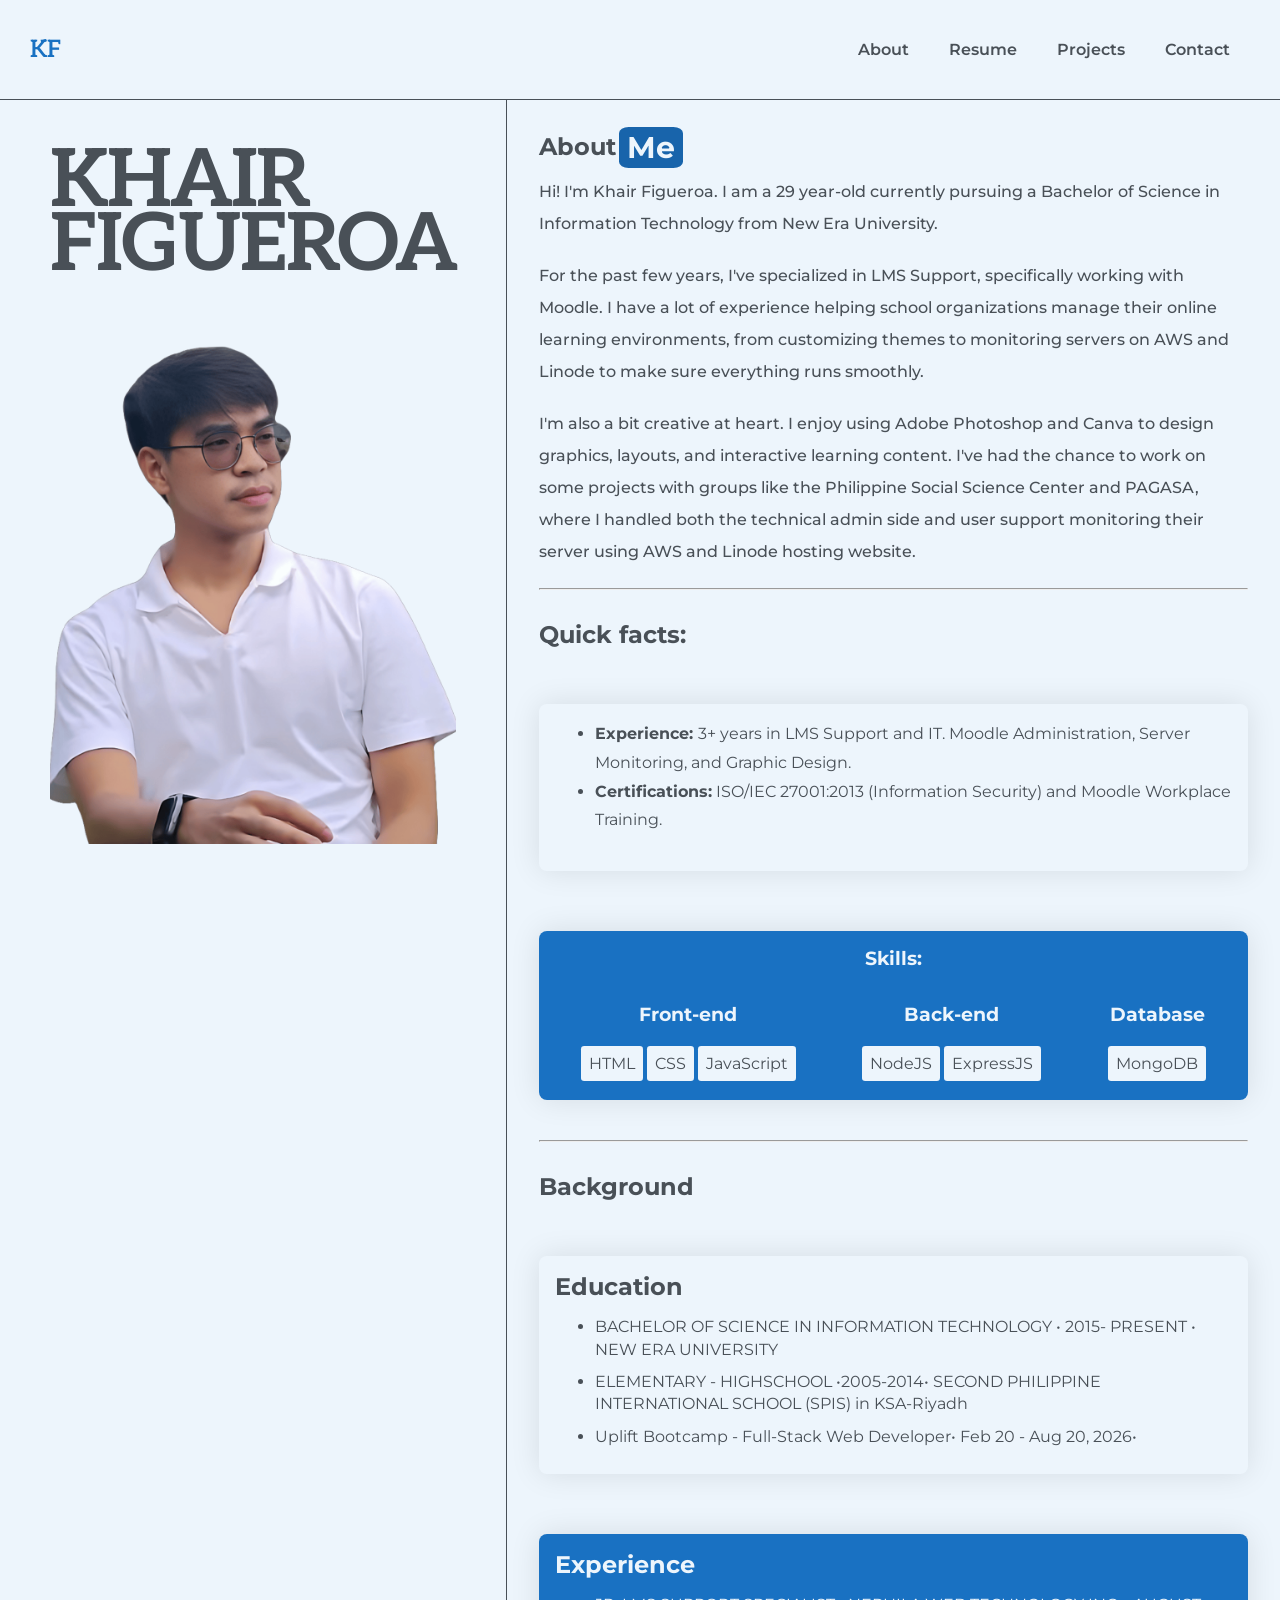
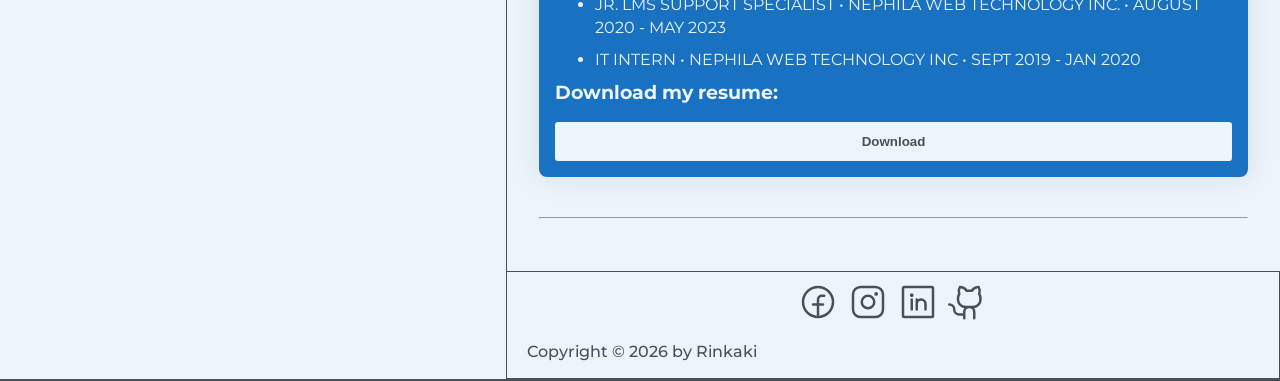
<file: index.html>
<!doctype html>
<html lang="en">
  <head>
    <meta charset="UTF-8" />
    <meta name="viewport" content="width=device-width, initial-scale=1.0" />
    <script src="./asset/hamburger.js"></script>
    <link href="./asset/styles.css" rel="stylesheet" />
    <title>Rinkaki</title>
  </head>
  <body>
    <div class="container">
      <header class="main-header">
        <a class="logo" href="/" alt="KF Letter Logo">kf</a>

        <nav>
          <!-- prettier-ignore -->
          <div class="side-bar">
            <button type="button" class="close-button" onclick="hideSidebar()" aria-label="Close Menu">
              <svg 
                xmlns="http://www.w3.org/2000/svg" 
                height="24px" 
                viewBox="0 -960 960 960" 
                width="24px" 
                fill="#495057">
                <path d="m256-200-56-56 224-224-224-224 56-56 224 224 224-224 56 56-224 224 224 224-56 56-224-224-224 224Z"/>
              </svg>
            </button>
            <a class="logo" href="/" alt="KF Letter Logo">kf</a>
            <a href="#about">About</a>
            <a href="#resume">Resume</a>
            <a href="./projects.html">Projects</a>
            <a href="./contact.html">Contact</a>
          </div>

          <!-- prettier-ignore -->
          <div class="nav-menu">
            <a class="hide-on-mobile" href="#about">About</a>
            <a class="hide-on-mobile" href="#resume">Resume</a>
            <a class="hide-on-mobile" href="./projects.html">Projects</a>
            <a class="hide-on-mobile" href="./contact.html">Contact</a>
            <button class="menu-button" onclick="showSidebar()" aria-label="Open Menu">
              <svg 
                xmlns="http://www.w3.org/2000/svg" 
                height="24"
                width="24"  
                viewBox="0 -960 960 960" 
                fill="#495057">
              <path d="M120-240v-80h720v80H120Zm0-200v-80h720v80H120Zm0-200v-80h720v80H120Z"/>
              </svg>
            </button>
          </div>
        </nav>
      </header>
      <main class="body-container">
        <div class="main-container">
          <div class="left-container">
            <h1>
              Khair
              <br />
              Figueroa
            </h1>
            <img
              src="./asset/img/Khair.png"
              alt="Khair Figueroa"
              class="img-format"
            />
          </div>
          <div class="content">
            <div id="about">
              <h2 class="about-design">About</h2>
              <p>
                Hi! I'm Khair Figueroa. I am a 29 year-old currently pursuing a
                Bachelor of Science in Information Technology from New Era
                University.
              </p>
              <p>
                For the past few years, I've specialized in LMS Support,
                specifically working with Moodle. I have a lot of experience
                helping school organizations manage their online learning
                environments, from customizing themes to monitoring servers on
                AWS and Linode to make sure everything runs smoothly.
              </p>
              <p>
                I'm also a bit creative at heart. I enjoy using Adobe Photoshop
                and Canva to design graphics, layouts, and interactive learning
                content. I've had the chance to work on some projects with
                groups like the Philippine Social Science Center and PAGASA,
                where I handled both the technical admin side and user support
                monitoring their server using AWS and Linode hosting website.
              </p>

              <hr />
            </div>
            <section>
              <div class="resume-container">
                <h2>Quick facts:</h2>
                <div class="box">
                  <ul class="facts">
                    <li>
                      <strong>Experience: </strong>3+ years in LMS Support and
                      IT. Moodle Administration, Server Monitoring, and Graphic
                      Design.
                    </li>
                    <li>
                      <strong>Certifications:</strong> ISO/IEC 27001:2013
                      (Information Security) and Moodle Workplace Training.
                    </li>
                  </ul>
                </div>

                <div class="box-skills box-exp">
                  <h3 class="box-child">Skills:</h3>
                  <div class="box-items">
                    <h3>Front-end</h3>
                    <span class="skills">HTML</span>
                    <span class="skills">CSS</span>
                    <span class="skills">JavaScript</span>
                  </div>

                  <div class="box-items">
                    <h3>Back-end</h3>
                    <span class="skills">NodeJS</span>
                    <span class="skills">ExpressJS</span>
                  </div>

                  <div class="box-items">
                    <h3>Database</h3>
                    <span class="skills">MongoDB</span>
                  </div>
                </div>
              </div>
              <hr />
            </section>

            <section>
              <div id="resume" class="resume-container">
                <h2>Background</h2>
                <div class="box">
                  <h2 class="edu">Education</h2>
                  <ul class="box-list">
                    <li>
                      BACHELOR OF SCIENCE IN INFORMATION TECHNOLOGY • 2015-
                      PRESENT • NEW ERA UNIVERSITY
                    </li>

                    <li>
                      ELEMENTARY - HIGHSCHOOL •2005-2014• SECOND PHILIPPINE
                      INTERNATIONAL SCHOOL (SPIS) in KSA-Riyadh
                    </li>
                    <li>
                      Uplift Bootcamp - Full-Stack Web Developer• Feb 20 - Aug
                      20, 2026•
                    </li>
                  </ul>
                </div>
                <div class="box box-exp">
                  <h2 class="edu">Experience</h2>
                  <ul class="box-list">
                    <li>
                      JR. LMS SUPPORT SPECIALIST • NEPHILA WEB TECHNOLOGY INC. •
                      AUGUST 2020 - MAY 2023
                    </li>

                    <li>
                      IT INTERN • NEPHILA WEB TECHNOLOGY INC • SEPT 2019 - JAN
                      2020
                    </li>
                  </ul>
                  <h3>Download my resume:</h3>
                  <a href="./asset/Khair Figueroa - resume.pdf" target="_blank">
                    <button class="resume-btn" alt="Download button">
                      Download
                    </button>
                  </a>
                </div>
              </div>
              <hr />
            </section>
          </div>

          <footer>
            <div class="social">
              <div>
                <a
                  href="https://www.facebook.com/figueroa.kerr/"
                  target="_blank"
                  alt="facebook Icon"
                >
                  <svg
                    xmlns="http://www.w3.org/2000/svg"
                    width="40"
                    height="40"
                    fill="#495057"
                    viewBox="0 0 256 256"
                    class="social-link"
                    alt="facebook Icon"
                  >
                    <path
                      d="M128,24A104,104,0,1,0,232,128,104.11,104.11,0,0,0,128,24Zm8,191.63V152h24a8,8,0,0,0,0-16H136V112a16,16,0,0,1,16-16h16a8,8,0,0,0,0-16H152a32,32,0,0,0-32,32v24H96a8,8,0,0,0,0,16h24v63.63a88,88,0,1,1,16,0Z"
                    ></path>
                  </svg>
                </a>
              </div>
              <div>
                <a
                  href="https://www.instagram.com/khair.23/"
                  target="_blank"
                  alt="Instagram Icon"
                >
                  <svg
                    xmlns="http://www.w3.org/2000/svg"
                    width="40"
                    height="40"
                    fill="#495057"
                    viewBox="0 0 256 256"
                    class="social-link"
                    alt="Instagram Icon"
                  >
                    <path
                      d="M128,80a48,48,0,1,0,48,48A48.05,48.05,0,0,0,128,80Zm0,80a32,32,0,1,1,32-32A32,32,0,0,1,128,160ZM176,24H80A56.06,56.06,0,0,0,24,80v96a56.06,56.06,0,0,0,56,56h96a56.06,56.06,0,0,0,56-56V80A56.06,56.06,0,0,0,176,24Zm40,152a40,40,0,0,1-40,40H80a40,40,0,0,1-40-40V80A40,40,0,0,1,80,40h96a40,40,0,0,1,40,40ZM192,76a12,12,0,1,1-12-12A12,12,0,0,1,192,76Z"
                    ></path>
                  </svg>
                </a>
              </div>
              <div>
                <a
                  href="https://www.linkedin.com/in/khair-figueroa-90abb315b/"
                  target="_blank"
                  alt="LinkedIn Icon"
                >
                  <svg
                    xmlns="http://www.w3.org/2000/svg"
                    width="40"
                    height="40"
                    fill="#495057"
                    viewBox="0 0 256 256"
                    class="social-link"
                    alt="LinkedIn Icon"
                  >
                    <path
                      d="M216,24H40A16,16,0,0,0,24,40V216a16,16,0,0,0,16,16H216a16,16,0,0,0,16-16V40A16,16,0,0,0,216,24Zm0,192H40V40H216V216ZM96,112v64a8,8,0,0,1-16,0V112a8,8,0,0,1,16,0Zm88,28v36a8,8,0,0,1-16,0V140a20,20,0,0,0-40,0v36a8,8,0,0,1-16,0V112a8,8,0,0,1,15.79-1.78A36,36,0,0,1,184,140ZM100,84A12,12,0,1,1,88,72,12,12,0,0,1,100,84Z"
                    ></path>
                  </svg>
                </a>
              </div>
              <div>
                <a
                  href="https://github.com/Rinkaki23"
                  target="_blank"
                  alt="Github Icon"
                >
                  <svg
                    xmlns="http://www.w3.org/2000/svg"
                    width="40"
                    height="40"
                    fill="#495057"
                    viewBox="0 0 256 256"
                    class="social-link"
                    alt="Github Icon"
                  >
                    <path
                      d="M208.31,75.68A59.78,59.78,0,0,0,202.93,28,8,8,0,0,0,196,24a59.75,59.75,0,0,0-48,24H124A59.75,59.75,0,0,0,76,24a8,8,0,0,0-6.93,4,59.78,59.78,0,0,0-5.38,47.68A58.14,58.14,0,0,0,56,104v8a56.06,56.06,0,0,0,48.44,55.47A39.8,39.8,0,0,0,96,192v8H72a24,24,0,0,1-24-24A40,40,0,0,0,8,136a8,8,0,0,0,0,16,24,24,0,0,1,24,24,40,40,0,0,0,40,40H96v16a8,8,0,0,0,16,0V192a24,24,0,0,1,48,0v40a8,8,0,0,0,16,0V192a39.8,39.8,0,0,0-8.44-24.53A56.06,56.06,0,0,0,216,112v-8A58.14,58.14,0,0,0,208.31,75.68ZM200,112a40,40,0,0,1-40,40H112a40,40,0,0,1-40-40v-8a41.74,41.74,0,0,1,6.9-22.48A8,8,0,0,0,80,73.83a43.81,43.81,0,0,1,.79-33.58,43.88,43.88,0,0,1,32.32,20.06A8,8,0,0,0,119.82,64h32.35a8,8,0,0,0,6.74-3.69,43.87,43.87,0,0,1,32.32-20.06A43.81,43.81,0,0,1,192,73.83a8.09,8.09,0,0,0,1,7.65A41.72,41.72,0,0,1,200,104Z"
                    ></path>
                  </svg>
                </a>
              </div>
            </div>
            <p>Copyright &copy; 2026 by Rinkaki</p>
          </footer>
        </div>
      </main>
      <article></article>
    </div>
  </body>
</html>
</file>
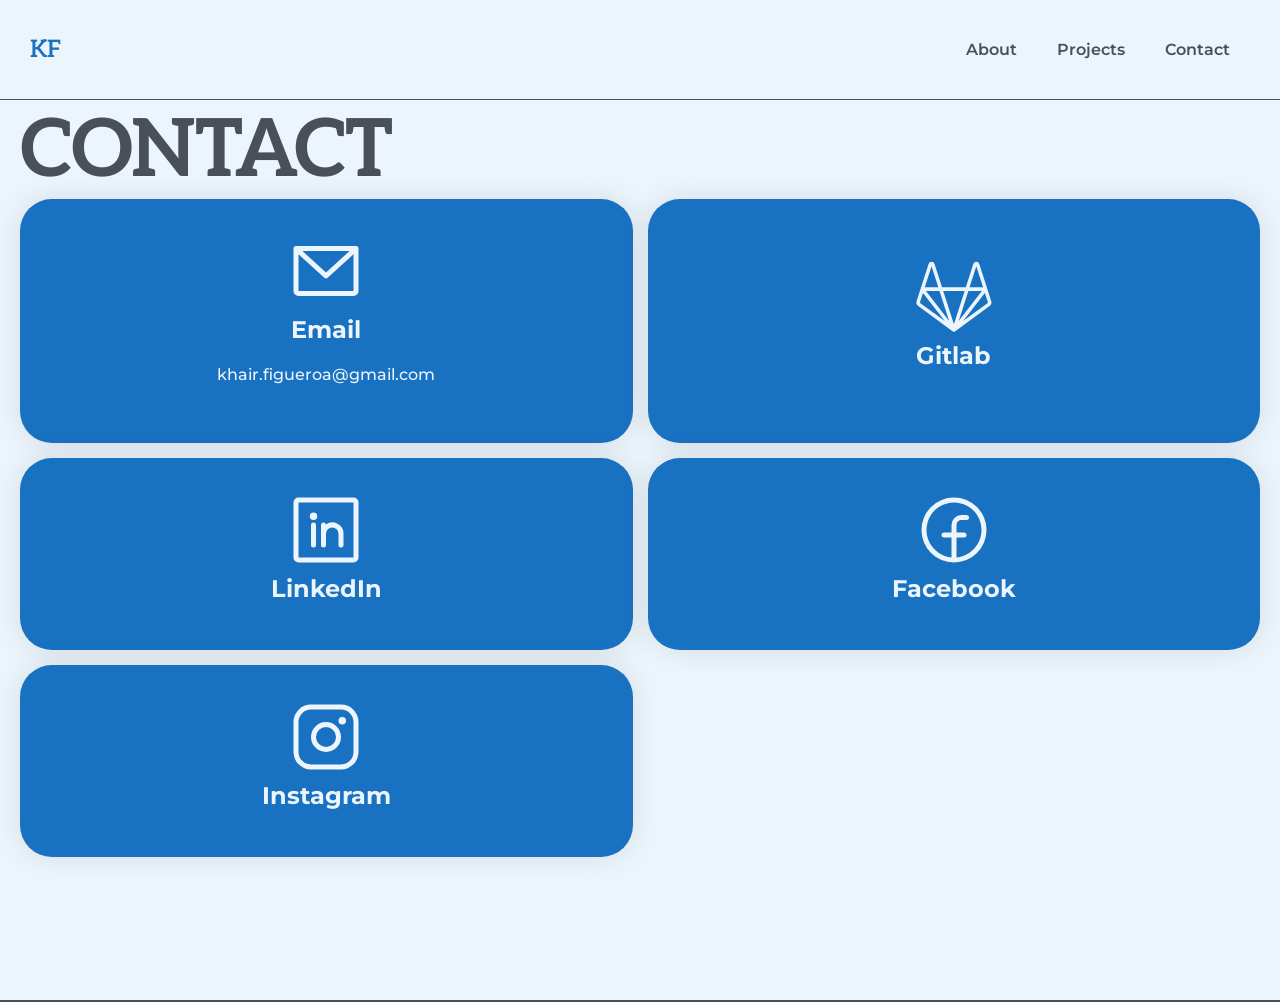
<file: contact.html>
<!doctype html>
<html lang="en">
  <head>
    <meta charset="UTF-8" />
    <meta name="viewport" content="width=device-width, initial-scale=1.0" />
    <script src="./asset/hamburger.js"></script>
    <link href="./asset/styles.css" rel="stylesheet" />
    <title>Rinkaki</title>
  </head>
  <body>
    <div class="container">
      <header class="main-header">
        <a class="logo" href="/" alt="KF Letter Logo">kf</a>

        <nav>
          <!-- prettier-ignore -->
          <div class="side-bar">
            <button type="button" class="close-button" onclick="hideSidebar()" aria-label="Close Menu">
              <svg 
                xmlns="http://www.w3.org/2000/svg" 
                height="24px" 
                viewBox="0 -960 960 960" 
                width="24px" 
                fill="#495057">
                <path d="m256-200-56-56 224-224-224-224 56-56 224 224 224-224 56 56-224 224 224 224-56 56-224-224-224 224Z"/>
              </svg>
            </button>
            <a class="logo" href="/" alt="KF Letter Logo">kf</a>
            <a href="./index.html">About</a>
            <a href="./projects.html">Projects</a>
            <a href="./contact.html">Contact</a>
          </div>

          <!-- prettier-ignore -->
          <div class="nav-menu">
            <a class="hide-on-mobile" href="./index.html">About</a>
            <a class="hide-on-mobile" href="./projects.html">Projects</a>
            <a class="hide-on-mobile" href="./contact.html">Contact</a>
            <button class="menu-button" onclick="showSidebar()" aria-label="Open Menu">
              <svg 
                xmlns="http://www.w3.org/2000/svg" 
                height="24"
                width="24"  
                viewBox="0 -960 960 960" 
                fill="#495057">
              <path d="M120-240v-80h720v80H120Zm0-200v-80h720v80H120Zm0-200v-80h720v80H120Z"/>
              </svg>
            </button>
          </div>
        </nav>
      </header>
      <main class="body-container">
        <section class="contact-section">
          <div class="contact-container">
            <h1>Contact</h1>
            <div class="contact-items trans">
              <a href="mailto:figueroa.khair@gmail.com" class="contact-box">
                <div class="">
                  <svg
                    xmlns="http://www.w3.org/2000/svg"
                    width="80"
                    height="80"
                    fill="#edf5fc"
                    viewBox="0 0 256 256"
                    alt="Email Icon"
                  >
                    <path
                      d="M224,48H32a8,8,0,0,0-8,8V192a16,16,0,0,0,16,16H216a16,16,0,0,0,16-16V56A8,8,0,0,0,224,48ZM203.43,64,128,133.15,52.57,64ZM216,192H40V74.19l82.59,75.71a8,8,0,0,0,10.82,0L216,74.19V192Z"
                    ></path>
                  </svg>
                  <h2>Email</h2>
                  <p>khair.figueroa@gmail.com</p>
                </div>
              </a>
              <a
                href="https://gitlab.com/rinkaki12"
                target="_blank"
                class="contact-box"
              >
                <div>
                  <svg
                    xmlns="http://www.w3.org/2000/svg"
                    viewBox="0 0 512 512"
                    fill="#edf5fc"
                    width="80"
                    height="80"
                    alt="Gitlab Icon"
                  >
                    <path
                      d="M494.07 281.6l-25.18-78.08a11 11 0 00-.61-2.1l-50.5-156.94a20.08 20.08 0 00-19.17-13.82 19.77 19.77 0 00-18.95 13.94l-48.14 149.55h-152L131.34 44.59a19.76 19.76 0 00-18.86-13.94h-.11a20.15 20.15 0 00-19.12 14L42.7 201.73c0 .14-.11.26-.16.4l-25.63 79.48a29.15 29.15 0 0010.44 32.46l221.44 162.41a11.25 11.25 0 0013.38-.07l221.48-162.34a29.13 29.13 0 0010.42-32.47m-331-64.51l61.73 191.76L76.63 217.09m209.64 191.8l59.19-183.84 2.55-8h86.52L300.47 390.44M398.8 59.31l43.37 134.83h-86.82M324.16 217l-43 133.58-25.66 79.56L186.94 217M112.27 59.31l43.46 134.83H69M40.68 295.58a6.19 6.19 0 01-2.21-6.9l19-59 139.61 180.59m273.26-114.69L313.92 410.22l.52-.69L453.5 229.64l19 59a6.2 6.2 0 01-2.19 6.92"
                    />
                  </svg>
                  <h2>Gitlab</h2>
                </div>
              </a>
              <a
                href="https://www.linkedin.com/in/khair-figueroa-90abb315b/"
                target="_blank"
                class="contact-box"
              >
                <div>
                  <svg
                    xmlns="http://www.w3.org/2000/svg"
                    width="80"
                    height="80"
                    fill="#edf5fc"
                    viewBox="0 0 256 256"
                  >
                    <path
                      d="M216,24H40A16,16,0,0,0,24,40V216a16,16,0,0,0,16,16H216a16,16,0,0,0,16-16V40A16,16,0,0,0,216,24Zm0,192H40V40H216V216ZM96,112v64a8,8,0,0,1-16,0V112a8,8,0,0,1,16,0Zm88,28v36a8,8,0,0,1-16,0V140a20,20,0,0,0-40,0v36a8,8,0,0,1-16,0V112a8,8,0,0,1,15.79-1.78A36,36,0,0,1,184,140ZM100,84A12,12,0,1,1,88,72,12,12,0,0,1,100,84Z"
                    ></path>
                  </svg>
                  <h2>LinkedIn</h2>
                </div>
              </a>

              <a
                href="https://www.facebook.com/figueroa.kerr/"
                target="_blank"
                class="contact-box"
              >
                <div>
                  <svg
                    xmlns="http://www.w3.org/2000/svg"
                    width="80"
                    height="80"
                    fill="#edf5fc"
                    viewBox="0 0 256 256"
                    alt="facebook Icon"
                  >
                    <path
                      d="M128,24A104,104,0,1,0,232,128,104.11,104.11,0,0,0,128,24Zm8,191.63V152h24a8,8,0,0,0,0-16H136V112a16,16,0,0,1,16-16h16a8,8,0,0,0,0-16H152a32,32,0,0,0-32,32v24H96a8,8,0,0,0,0,16h24v63.63a88,88,0,1,1,16,0Z"
                    ></path>
                  </svg>
                  <h2>Facebook</h2>
                </div>
              </a>

              <a
                href="https://www.instagram.com/khair.23/"
                target="_blank"
                class="contact-box"
              >
                <div>
                  <svg
                    xmlns="http://www.w3.org/2000/svg"
                    width="80"
                    height="80"
                    fill="#edf5fc"
                    viewBox="0 0 256 256"
                    alt="Instagram Icon"
                  >
                    <path
                      d="M128,80a48,48,0,1,0,48,48A48.05,48.05,0,0,0,128,80Zm0,80a32,32,0,1,1,32-32A32,32,0,0,1,128,160ZM176,24H80A56.06,56.06,0,0,0,24,80v96a56.06,56.06,0,0,0,56,56h96a56.06,56.06,0,0,0,56-56V80A56.06,56.06,0,0,0,176,24Zm40,152a40,40,0,0,1-40,40H80a40,40,0,0,1-40-40V80A40,40,0,0,1,80,40h96a40,40,0,0,1,40,40ZM192,76a12,12,0,1,1-12-12A12,12,0,0,1,192,76Z"
                    ></path>
                  </svg>
                  <h2>Instagram</h2>
                </div>
              </a>
            </div>
          </div>
        </section>
      </main>
    </div>
  </body>
</html>
</file>
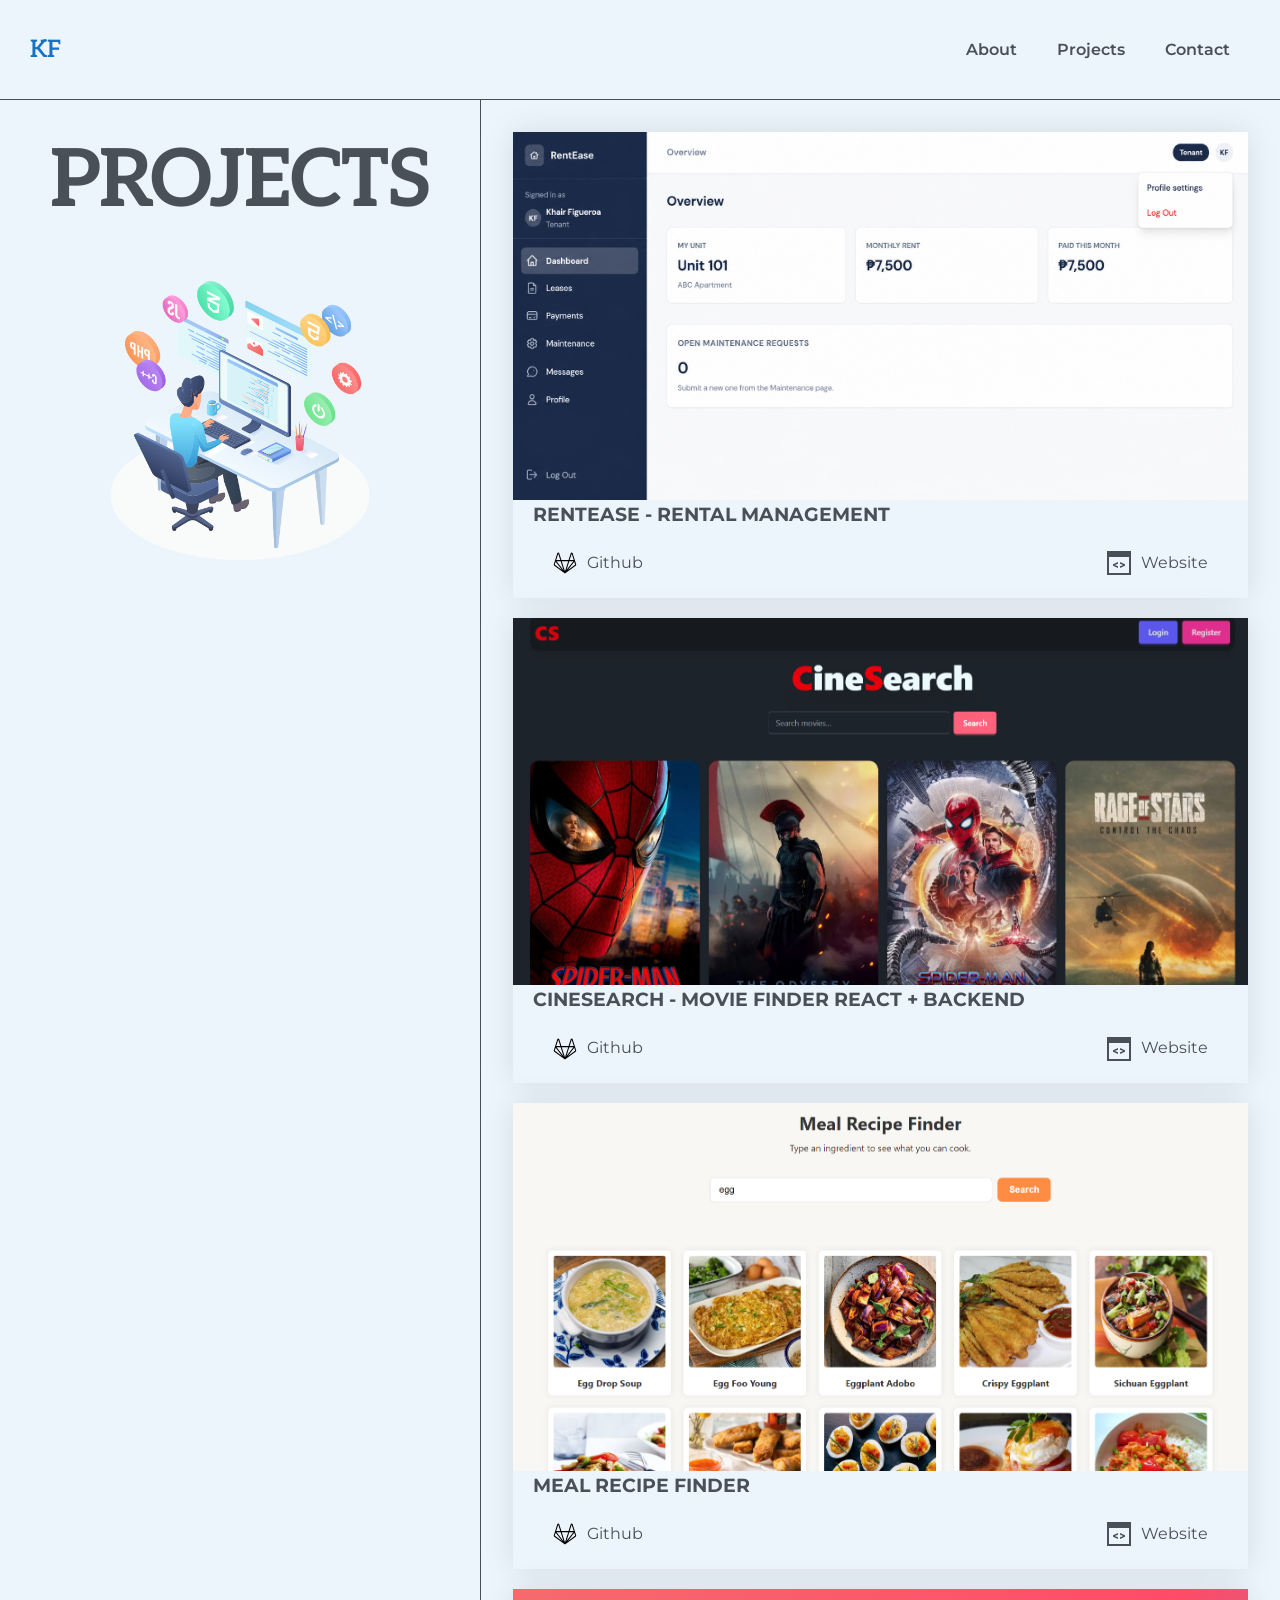
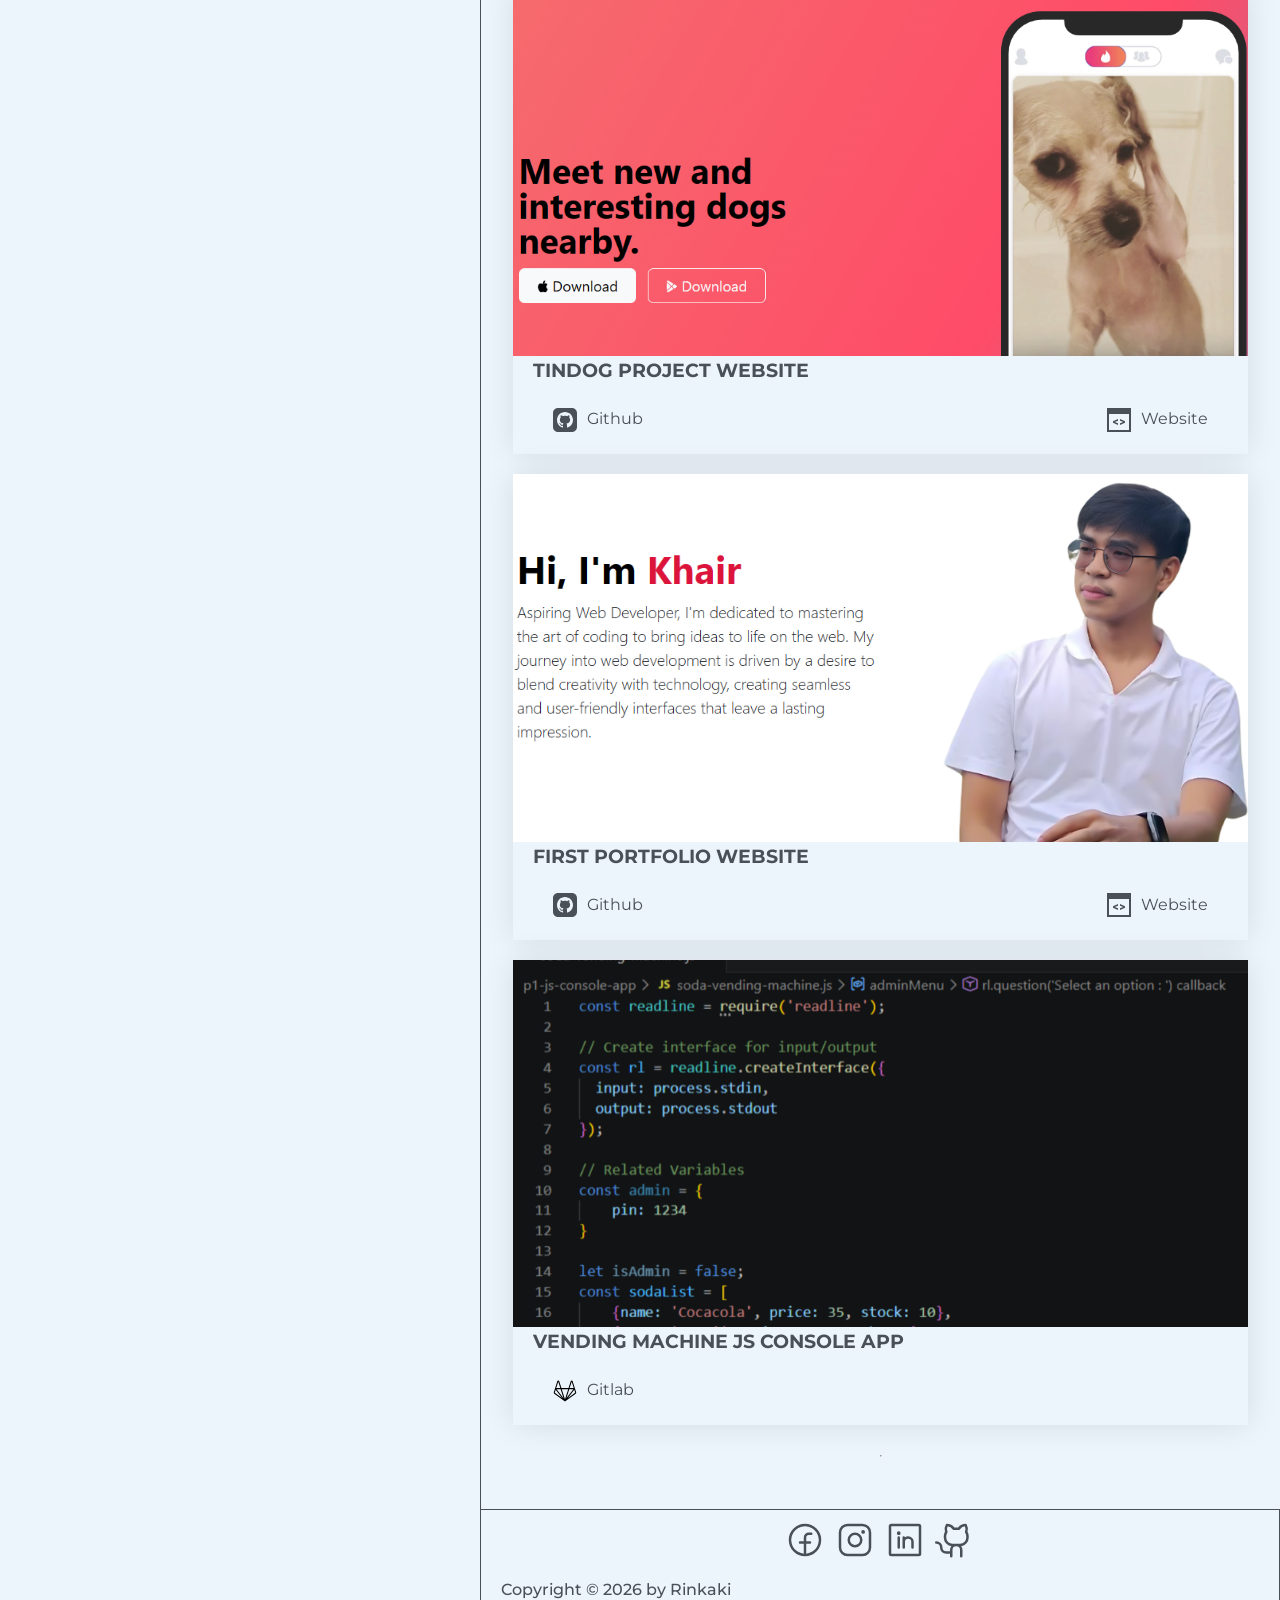
<file: projects.html>
<!doctype html>
<html lang="en">
  <head>
    <meta charset="UTF-8" />
    <meta name="viewport" content="width=device-width, initial-scale=1.0" />
    <script src="./asset/hamburger.js"></script>
    <link href="./asset/styles.css" rel="stylesheet" />
    <title>Rinkaki</title>
  </head>
  <body>
    <div class="container">
      <header class="main-header">
        <a class="logo" href="/" alt="KF Letter Logo">kf</a>

        <nav>
          <!-- prettier-ignore -->
          <div class="side-bar">
            <button type="button" class="close-button" onclick="hideSidebar()" aria-label="Close Menu">
              <svg 
                xmlns="http://www.w3.org/2000/svg" 
                height="24px" 
                viewBox="0 -960 960 960" 
                width="24px" 
                fill="#495057">
                <path d="m256-200-56-56 224-224-224-224 56-56 224 224 224-224 56 56-224 224 224 224-56 56-224-224-224 224Z"/>
              </svg>
            </button>
            <a class="logo" href="/" alt="KF Letter Logo">kf</a>
            <a href="./index.html">About</a>
            <a href="./projects.html">Projects</a>
            <a href="./contact.html">Contact</a>
          </div>

          <!-- prettier-ignore -->
          <div class="nav-menu">
            <a class="hide-on-mobile" href="./index.html">About</a>
            <a class="hide-on-mobile" href="./projects.html">Projects</a>
            <a class="hide-on-mobile" href="./contact.html">Contact</a>
            <button class="menu-button" onclick="showSidebar()" aria-label="Open Menu">
              <svg 
                xmlns="http://www.w3.org/2000/svg" 
                height="24"
                width="24"  
                viewBox="0 -960 960 960" 
                fill="#495057">
              <path d="M120-240v-80h720v80H120Zm0-200v-80h720v80H120Zm0-200v-80h720v80H120Z"/>
              </svg>
            </button>
          </div>
        </nav>
      </header>
      <main class="body-container">
        <div class="main-container">
          <div class="left-container">
            <h1>Projects</h1>
            <img
              src="./asset/img/projects.png"
              type="module"
              alt="Khair Figueroa"
              class="img-format"
              alt="Person in front of laptop coding"
            />
          </div>
          <div class="content">
            <section>
              <div class="project-container">
                <figure class="project shrink">
                  <a
                    href="https://p6-group-3-hackstreet-boyz-1.onrender.com/login"
                    target="_blank"
                    alt="RentEase - rental management login page"
                  >
                    <img
                      src="./asset/img/RentEase - Rental Management.png"
                      alt="Visual studio code"
                      class="project-img"
                    />
                  </a>
                  <div>
                    <h2>RentEase - Rental Management</h2>
                    <ul class="project-details">
                      <li>
                        <a
                          class="social-link"
                          href="https://github.com/Rinkaki23/p6-Fullstack-MERN-group-project"
                          target="_blank"
                        >
                          <svg
                            xmlns="http://www.w3.org/2000/svg"
                            class="ionicon"
                            viewBox="0 0 512 512"
                            width="24"
                            height="24"
                            class="project-icon"
                          >
                            <path
                              d="M494.07 281.6l-25.18-78.08a11 11 0 00-.61-2.1l-50.5-156.94a20.08 20.08 0 00-19.17-13.82 19.77 19.77 0 00-18.95 13.94l-48.14 149.55h-152L131.34 44.59a19.76 19.76 0 00-18.86-13.94h-.11a20.15 20.15 0 00-19.12 14L42.7 201.73c0 .14-.11.26-.16.4l-25.63 79.48a29.15 29.15 0 0010.44 32.46l221.44 162.41a11.25 11.25 0 0013.38-.07l221.48-162.34a29.13 29.13 0 0010.42-32.47m-331-64.51l61.73 191.76L76.63 217.09m209.64 191.8l59.19-183.84 2.55-8h86.52L300.47 390.44M398.8 59.31l43.37 134.83h-86.82M324.16 217l-43 133.58-25.66 79.56L186.94 217M112.27 59.31l43.46 134.83H69M40.68 295.58a6.19 6.19 0 01-2.21-6.9l19-59 139.61 180.59m273.26-114.69L313.92 410.22l.52-.69L453.5 229.64l19 59a6.2 6.2 0 01-2.19 6.92"
                            />
                          </svg>
                          <span>Github</span>
                        </a>
                      </li>

                      <li>
                        <a
                          class="social-link"
                          href="https://p6-group-3-hackstreet-boyz-1.onrender.com/login"
                          target="_blank"
                        >
                          <svg
                            xmlns="http://www.w3.org/2000/svg"
                            width="24"
                            height="24"
                            viewBox="0 0 24 24"
                            class="project-icon"
                          >
                            <path
                              d="M22 6v16h-20v-16h20zm2-6h-24v24h24v-24zm-11 11v1.649l3.229 1.351-3.229 1.347v1.653l5-2.201v-1.599l-5-2.2zm-7 2.201v1.599l5 2.2v-1.653l-3.229-1.347 3.229-1.351v-1.649l-5 2.201z"
                            />
                          </svg>
                          <span>Website</span>
                        </a>
                      </li>
                    </ul>
                  </div>
                </figure>

                <figure class="project shrink">
                  <a
                    href="https://p5-backend-node-app-1.onrender.com/"
                    target="_blank"
                    alt="CineSearch - Movie Finder Homepage"
                  >
                    <img
                      src="./asset/img/CineSearch - React+backend.png"
                      alt="Visual studio code"
                      class="project-img"
                    />
                  </a>
                  <div>
                    <h2>CineSearch - Movie Finder React + Backend</h2>
                    <ul class="project-details">
                      <li>
                        <a
                          class="social-link"
                          href="https://github.com/Rinkaki23/p5-backend-node-app"
                          target="_blank"
                        >
                          <svg
                            xmlns="http://www.w3.org/2000/svg"
                            class="ionicon"
                            viewBox="0 0 512 512"
                            width="24"
                            height="24"
                            class="project-icon"
                          >
                            <path
                              d="M494.07 281.6l-25.18-78.08a11 11 0 00-.61-2.1l-50.5-156.94a20.08 20.08 0 00-19.17-13.82 19.77 19.77 0 00-18.95 13.94l-48.14 149.55h-152L131.34 44.59a19.76 19.76 0 00-18.86-13.94h-.11a20.15 20.15 0 00-19.12 14L42.7 201.73c0 .14-.11.26-.16.4l-25.63 79.48a29.15 29.15 0 0010.44 32.46l221.44 162.41a11.25 11.25 0 0013.38-.07l221.48-162.34a29.13 29.13 0 0010.42-32.47m-331-64.51l61.73 191.76L76.63 217.09m209.64 191.8l59.19-183.84 2.55-8h86.52L300.47 390.44M398.8 59.31l43.37 134.83h-86.82M324.16 217l-43 133.58-25.66 79.56L186.94 217M112.27 59.31l43.46 134.83H69M40.68 295.58a6.19 6.19 0 01-2.21-6.9l19-59 139.61 180.59m273.26-114.69L313.92 410.22l.52-.69L453.5 229.64l19 59a6.2 6.2 0 01-2.19 6.92"
                            />
                          </svg>
                          <span>Github</span>
                        </a>
                      </li>

                      <li>
                        <a
                          class="social-link"
                          href="https://p5-backend-node-app-1.onrender.com/"
                          target="_blank"
                        >
                          <svg
                            xmlns="http://www.w3.org/2000/svg"
                            width="24"
                            height="24"
                            viewBox="0 0 24 24"
                            class="project-icon"
                          >
                            <path
                              d="M22 6v16h-20v-16h20zm2-6h-24v24h24v-24zm-11 11v1.649l3.229 1.351-3.229 1.347v1.653l5-2.201v-1.599l-5-2.2zm-7 2.201v1.599l5 2.2v-1.653l-3.229-1.347 3.229-1.351v-1.649l-5 2.201z"
                            />
                          </svg>
                          <span>Website</span>
                        </a>
                      </li>
                    </ul>
                  </div>
                </figure>

                <figure class="project shrink">
                  <a
                    href="https://rinkaki23.github.io/p3-js-api-app/"
                    target="_blank"
                    alt="Meal Recipe Finder Homepage"
                  >
                    <img
                      src="./asset/img/Meal Recipe Finder.png"
                      alt="Visual studio code"
                      class="project-img"
                    />
                  </a>
                  <div>
                    <h2>Meal Recipe Finder</h2>
                    <ul class="project-details">
                      <li>
                        <a
                          class="social-link"
                          href="https://github.com/Rinkaki23/p3-js-api-app"
                          target="_blank"
                        >
                          <svg
                            xmlns="http://www.w3.org/2000/svg"
                            class="ionicon"
                            viewBox="0 0 512 512"
                            width="24"
                            height="24"
                            class="project-icon"
                          >
                            <path
                              d="M494.07 281.6l-25.18-78.08a11 11 0 00-.61-2.1l-50.5-156.94a20.08 20.08 0 00-19.17-13.82 19.77 19.77 0 00-18.95 13.94l-48.14 149.55h-152L131.34 44.59a19.76 19.76 0 00-18.86-13.94h-.11a20.15 20.15 0 00-19.12 14L42.7 201.73c0 .14-.11.26-.16.4l-25.63 79.48a29.15 29.15 0 0010.44 32.46l221.44 162.41a11.25 11.25 0 0013.38-.07l221.48-162.34a29.13 29.13 0 0010.42-32.47m-331-64.51l61.73 191.76L76.63 217.09m209.64 191.8l59.19-183.84 2.55-8h86.52L300.47 390.44M398.8 59.31l43.37 134.83h-86.82M324.16 217l-43 133.58-25.66 79.56L186.94 217M112.27 59.31l43.46 134.83H69M40.68 295.58a6.19 6.19 0 01-2.21-6.9l19-59 139.61 180.59m273.26-114.69L313.92 410.22l.52-.69L453.5 229.64l19 59a6.2 6.2 0 01-2.19 6.92"
                            />
                          </svg>
                          <span>Github</span>
                        </a>
                      </li>

                      <li>
                        <a
                          class="social-link"
                          href="https://rinkaki23.github.io/p3-js-api-app/"
                          target="_blank"
                        >
                          <svg
                            xmlns="http://www.w3.org/2000/svg"
                            width="24"
                            height="24"
                            viewBox="0 0 24 24"
                            class="project-icon"
                          >
                            <path
                              d="M22 6v16h-20v-16h20zm2-6h-24v24h24v-24zm-11 11v1.649l3.229 1.351-3.229 1.347v1.653l5-2.201v-1.599l-5-2.2zm-7 2.201v1.599l5 2.2v-1.653l-3.229-1.347 3.229-1.351v-1.649l-5 2.201z"
                            />
                          </svg>
                          <span>Website</span>
                        </a>
                      </li>
                    </ul>
                  </div>
                </figure>

                <figure class="project shrink">
                  <a
                    class=""
                    href="https://rinkaki23.github.io/tindog/"
                    target="_blank"
                    alt="Dog model"
                  >
                    <img
                      src="./asset/img/Tindog-project.png"
                      alt="Dog model"
                      class="project-img"
                    />
                  </a>
                  <div>
                    <h2>Tindog Project Website</h2>
                    <ul class="project-details">
                      <li>
                        <a
                          class="social-link"
                          href="https://github.com/Rinkaki23/tindog"
                          target="_blank"
                        >
                          <svg
                            xmlns="http://www.w3.org/2000/svg"
                            width="24"
                            height="24"
                            viewBox="0 0 24 24"
                            class="project-icon"
                          >
                            <path
                              d="M19 0h-14c-2.761 0-5 2.239-5 5v14c0 2.761 2.239 5 5 5h14c2.762 0 5-2.239 5-5v-14c0-2.761-2.238-5-5-5zm-4.466 19.59c-.405.078-.534-.171-.534-.384v-2.195c0-.747-.262-1.233-.55-1.481 1.782-.198 3.654-.875 3.654-3.947 0-.874-.312-1.588-.823-2.147.082-.202.356-1.016-.079-2.117 0 0-.671-.215-2.198.82-.64-.18-1.324-.267-2.004-.271-.68.003-1.364.091-2.003.269-1.528-1.035-2.2-.82-2.2-.82-.434 1.102-.16 1.915-.077 2.118-.512.56-.824 1.273-.824 2.147 0 3.064 1.867 3.751 3.645 3.954-.229.2-.436.552-.508 1.07-.457.204-1.614.557-2.328-.666 0 0-.423-.768-1.227-.825 0 0-.78-.01-.055.487 0 0 .525.246.889 1.17 0 0 .463 1.428 2.688.944v1.489c0 .211-.129.459-.528.385-3.18-1.057-5.472-4.056-5.472-7.59 0-4.419 3.582-8 8-8s8 3.581 8 8c0 3.533-2.289 6.531-5.466 7.59z"
                            />
                          </svg>
                          <span>Github</span>
                        </a>
                      </li>
                      <li>
                        <a
                          class="social-link"
                          href="https://rinkaki23.github.io/tindog/"
                          target="_blank"
                        >
                          <svg
                            xmlns="http://www.w3.org/2000/svg"
                            width="24"
                            height="24"
                            viewBox="0 0 24 24"
                            class="project-icon"
                          >
                            <path
                              d="M22 6v16h-20v-16h20zm2-6h-24v24h24v-24zm-11 11v1.649l3.229 1.351-3.229 1.347v1.653l5-2.201v-1.599l-5-2.2zm-7 2.201v1.599l5 2.2v-1.653l-3.229-1.347 3.229-1.351v-1.649l-5 2.201z"
                            />
                          </svg>
                          <span>Website</span>
                        </a>
                      </li>
                    </ul>
                  </div>
                </figure>

                <figure class="project shrink">
                  <a
                    href="https://rinkaki23.github.io/khair-portfolio/"
                    target="_blank"
                    alt="Personal website homepage"
                  >
                    <img
                      src="./asset/img/Personal.png"
                      alt="Personal website homepage"
                      class="project-img"
                    />
                  </a>
                  <div>
                    <h2>First Portfolio Website</h2>
                    <ul class="project-details">
                      <li>
                        <a
                          class="social-link"
                          href="https://gitlab.com/uplift-code-camp/students/batch-29/khair-figueroa/projects/-/tree/p1-js-console-app?ref_type=heads"
                          target="_blank"
                        >
                          <svg
                            xmlns="http://www.w3.org/2000/svg"
                            width="24"
                            height="24"
                            viewBox="0 0 24 24"
                            class="project-icon"
                          >
                            <path
                              d="M19 0h-14c-2.761 0-5 2.239-5 5v14c0 2.761 2.239 5 5 5h14c2.762 0 5-2.239 5-5v-14c0-2.761-2.238-5-5-5zm-4.466 19.59c-.405.078-.534-.171-.534-.384v-2.195c0-.747-.262-1.233-.55-1.481 1.782-.198 3.654-.875 3.654-3.947 0-.874-.312-1.588-.823-2.147.082-.202.356-1.016-.079-2.117 0 0-.671-.215-2.198.82-.64-.18-1.324-.267-2.004-.271-.68.003-1.364.091-2.003.269-1.528-1.035-2.2-.82-2.2-.82-.434 1.102-.16 1.915-.077 2.118-.512.56-.824 1.273-.824 2.147 0 3.064 1.867 3.751 3.645 3.954-.229.2-.436.552-.508 1.07-.457.204-1.614.557-2.328-.666 0 0-.423-.768-1.227-.825 0 0-.78-.01-.055.487 0 0 .525.246.889 1.17 0 0 .463 1.428 2.688.944v1.489c0 .211-.129.459-.528.385-3.18-1.057-5.472-4.056-5.472-7.59 0-4.419 3.582-8 8-8s8 3.581 8 8c0 3.533-2.289 6.531-5.466 7.59z"
                            />
                          </svg>
                          <span>Github</span>
                        </a>
                      </li>
                      <li>
                        <a
                          class="social-link"
                          href="https://rinkaki23.github.io/khair-portfolio/"
                          target="_blank"
                        >
                          <svg
                            xmlns="http://www.w3.org/2000/svg"
                            width="24"
                            height="24"
                            viewBox="0 0 24 24"
                            class="project-icon"
                          >
                            <path
                              d="M22 6v16h-20v-16h20zm2-6h-24v24h24v-24zm-11 11v1.649l3.229 1.351-3.229 1.347v1.653l5-2.201v-1.599l-5-2.2zm-7 2.201v1.599l5 2.2v-1.653l-3.229-1.347 3.229-1.351v-1.649l-5 2.201z"
                            />
                          </svg>
                          <span>Website</span>
                        </a>
                      </li>
                    </ul>
                  </div>
                </figure>

                <figure class="project shrink">
                  <a>
                    <img
                      src="./asset/img/Vending Machine.png"
                      alt="Visual studio code"
                      class="project-img"
                    />
                  </a>
                  <div>
                    <h2>Vending Machine Js console app</h2>
                    <ul class="project-details">
                      <li>
                        <a
                          class="social-link"
                          href="https://gitlab.com/uplift-code-camp/students/batch-29/khair-figueroa/projects"
                          target="_blank"
                        >
                          <svg
                            xmlns="http://www.w3.org/2000/svg"
                            class="ionicon"
                            viewBox="0 0 512 512"
                            width="24"
                            height="24"
                            class="project-icon"
                          >
                            <path
                              d="M494.07 281.6l-25.18-78.08a11 11 0 00-.61-2.1l-50.5-156.94a20.08 20.08 0 00-19.17-13.82 19.77 19.77 0 00-18.95 13.94l-48.14 149.55h-152L131.34 44.59a19.76 19.76 0 00-18.86-13.94h-.11a20.15 20.15 0 00-19.12 14L42.7 201.73c0 .14-.11.26-.16.4l-25.63 79.48a29.15 29.15 0 0010.44 32.46l221.44 162.41a11.25 11.25 0 0013.38-.07l221.48-162.34a29.13 29.13 0 0010.42-32.47m-331-64.51l61.73 191.76L76.63 217.09m209.64 191.8l59.19-183.84 2.55-8h86.52L300.47 390.44M398.8 59.31l43.37 134.83h-86.82M324.16 217l-43 133.58-25.66 79.56L186.94 217M112.27 59.31l43.46 134.83H69M40.68 295.58a6.19 6.19 0 01-2.21-6.9l19-59 139.61 180.59m273.26-114.69L313.92 410.22l.52-.69L453.5 229.64l19 59a6.2 6.2 0 01-2.19 6.92"
                            />
                          </svg>
                          <span>Gitlab</span>
                        </a>
                      </li>
                    </ul>
                  </div>
                </figure>
              </div>
            </section>
            <hr />
          </div>

          <footer>
            <div class="social">
              <div>
                <a
                  href="https://www.facebook.com/figueroa.kerr/"
                  target="_blank"
                  alt="facebook Icon"
                >
                  <svg
                    xmlns="http://www.w3.org/2000/svg"
                    width="40"
                    height="40"
                    fill="#495057"
                    viewBox="0 0 256 256"
                    class="social-link"
                    alt="facebook Icon"
                  >
                    <path
                      d="M128,24A104,104,0,1,0,232,128,104.11,104.11,0,0,0,128,24Zm8,191.63V152h24a8,8,0,0,0,0-16H136V112a16,16,0,0,1,16-16h16a8,8,0,0,0,0-16H152a32,32,0,0,0-32,32v24H96a8,8,0,0,0,0,16h24v63.63a88,88,0,1,1,16,0Z"
                    ></path>
                  </svg>
                </a>
              </div>
              <div>
                <a
                  href="https://www.instagram.com/khair.23/"
                  target="_blank"
                  alt="Instagram Icon"
                >
                  <svg
                    xmlns="http://www.w3.org/2000/svg"
                    width="40"
                    height="40"
                    fill="#495057"
                    viewBox="0 0 256 256"
                    class="social-link"
                    alt="Instagram Icon"
                  >
                    <path
                      d="M128,80a48,48,0,1,0,48,48A48.05,48.05,0,0,0,128,80Zm0,80a32,32,0,1,1,32-32A32,32,0,0,1,128,160ZM176,24H80A56.06,56.06,0,0,0,24,80v96a56.06,56.06,0,0,0,56,56h96a56.06,56.06,0,0,0,56-56V80A56.06,56.06,0,0,0,176,24Zm40,152a40,40,0,0,1-40,40H80a40,40,0,0,1-40-40V80A40,40,0,0,1,80,40h96a40,40,0,0,1,40,40ZM192,76a12,12,0,1,1-12-12A12,12,0,0,1,192,76Z"
                    ></path>
                  </svg>
                </a>
              </div>
              <div>
                <a
                  href="https://www.linkedin.com/in/khair-figueroa-90abb315b/"
                  target="_blank"
                  alt="LinkedIn Icon"
                >
                  <svg
                    xmlns="http://www.w3.org/2000/svg"
                    width="40"
                    height="40"
                    fill="#495057"
                    viewBox="0 0 256 256"
                    class="social-link"
                    alt="LinkedIn Icon"
                  >
                    <path
                      d="M216,24H40A16,16,0,0,0,24,40V216a16,16,0,0,0,16,16H216a16,16,0,0,0,16-16V40A16,16,0,0,0,216,24Zm0,192H40V40H216V216ZM96,112v64a8,8,0,0,1-16,0V112a8,8,0,0,1,16,0Zm88,28v36a8,8,0,0,1-16,0V140a20,20,0,0,0-40,0v36a8,8,0,0,1-16,0V112a8,8,0,0,1,15.79-1.78A36,36,0,0,1,184,140ZM100,84A12,12,0,1,1,88,72,12,12,0,0,1,100,84Z"
                    ></path>
                  </svg>
                </a>
              </div>
              <div>
                <a
                  href="https://github.com/Rinkaki23"
                  target="_blank"
                  alt="Github Icon"
                >
                  <svg
                    xmlns="http://www.w3.org/2000/svg"
                    width="40"
                    height="40"
                    fill="#495057"
                    viewBox="0 0 256 256"
                    class="social-link"
                    alt="Github Icon"
                  >
                    <path
                      d="M208.31,75.68A59.78,59.78,0,0,0,202.93,28,8,8,0,0,0,196,24a59.75,59.75,0,0,0-48,24H124A59.75,59.75,0,0,0,76,24a8,8,0,0,0-6.93,4,59.78,59.78,0,0,0-5.38,47.68A58.14,58.14,0,0,0,56,104v8a56.06,56.06,0,0,0,48.44,55.47A39.8,39.8,0,0,0,96,192v8H72a24,24,0,0,1-24-24A40,40,0,0,0,8,136a8,8,0,0,0,0,16,24,24,0,0,1,24,24,40,40,0,0,0,40,40H96v16a8,8,0,0,0,16,0V192a24,24,0,0,1,48,0v40a8,8,0,0,0,16,0V192a39.8,39.8,0,0,0-8.44-24.53A56.06,56.06,0,0,0,216,112v-8A58.14,58.14,0,0,0,208.31,75.68ZM200,112a40,40,0,0,1-40,40H112a40,40,0,0,1-40-40v-8a41.74,41.74,0,0,1,6.9-22.48A8,8,0,0,0,80,73.83a43.81,43.81,0,0,1,.79-33.58,43.88,43.88,0,0,1,32.32,20.06A8,8,0,0,0,119.82,64h32.35a8,8,0,0,0,6.74-3.69,43.87,43.87,0,0,1,32.32-20.06A43.81,43.81,0,0,1,192,73.83a8.09,8.09,0,0,0,1,7.65A41.72,41.72,0,0,1,200,104Z"
                    ></path>
                  </svg>
                </a>
              </div>
            </div>
            <p>Copyright &copy; 2026 by Rinkaki</p>
          </footer>
        </div>
      </main>
    </div>
  </body>
</html>
</file>
<file: asset/styles.css>
@import url('https://fonts.googleapis.com/css2?family=Inter:ital,opsz,wght@0,14..32,100..900;1,14..32,100..900&family=Montserrat:ital,wght@0,100..900;1,100..900&display=swap');

@import url('https://fonts.googleapis.com/css2?family=Aleo:ital,wght@0,100..900;1,100..900&family=Inter:ital,opsz,wght@0,14..32,100..900;1,14..32,100..900&family=Montserrat:ital,wght@0,100..900;1,100..900&display=swap');

* {
  padding: 0;
  margin: 0;
  box-sizing: border-box;
}

/* Header */

body {
  font-family: montserrat, sans-serif;
  color: #495057;
  background-color: #edf5fc;
}

h1 {
  font-size: clamp(2rem, calc(10vw - 2rem), 5rem);
  text-transform: uppercase;
  font-family: aleo, serif;
  align-self: flex-start;
  line-height: 0.8;
  letter-spacing: -2px;
}

h2 {
  margin-bottom: 15px;
}

h3 {
  margin-bottom: 18px;
}

p {
  line-height: 2;
  font-weight: 500;
  margin-bottom: 20px;
}

li {
  margin-left: 40px;
  line-height: 1.8;
}

hr {
  margin-bottom: 20px;
}

.container {
  width: 100%;
  border-bottom: 2px solid #495057;
}

/* NAVIGATION */

.menu-button {
  display: none;
  border: none;
  background: none;
}

.close-button {
  border: none;
  background: none;
}

.main-header {
  padding: 30px;
  background-color: #edf5fc;
  display: flex;
  justify-content: space-between;
  align-items: center;
  border-bottom: 1px solid #495057;
  position: sticky;
  top: 0;
  left: 0;
  right: 0;
  z-index: 100;
}

.nav-menu {
  display: flex;
}

.nav-list {
  list-style: none;
}

.nav-menu a:link,
.side-bar a:link {
  text-decoration: none;
  color: #495057;
  font-weight: 600;
}

.nav-menu a:hover,
.side-bar a:hover {
  background-color: #4950577e;
  font-size: 15px;
}

.nav-menu a:visited,
.side-bar a:visited {
  color: #495057;
}

/* Hamburger menu */

.side-bar {
  position: fixed;
  top: 0;
  right: 0;
  height: 100dvh;
  width: 250px;
  z-index: 200;
  background-color: #edf5fc;
  border: 1px solid #495057;
  box-shadow: 1px 0 8px #495057;
  display: none;
  flex-direction: column;
  justify-content: flex-start;
  align-items: flex-start;
}

.side-bar a:link,
.nav-menu a:link {
  width: 100%;
  padding: 10px 20px;
}

.logo:link,
.side-bar .logo:link {
  font-family: aleo, serif;
  text-transform: uppercase;
  text-decoration: none;
  font-size: 24px;
  color: #1971c2;
  font-weight: 600;
}

.logo:visited,
.side-bar .logo:visited {
  color: #1971c2;
}

.body-container {
  display: grid;
  grid-template-columns: 1fr;
  align-items: stretch;
  justify-content: stretch;
  min-height: 100dvh;
}

.main-container {
  display: grid;
  grid-template-columns: 1fr 2fr;
  justify-items: stretch;
  width: 100%;
}

/* Left container */

.left-container {
  display: flex;
  flex-direction: column;
  justify-content: flex-start;
  padding: 50px;
  gap: 2em;
  position: sticky;
  top: 100px;
  max-height: calc(100dvh - 15%);
}

.img-format {
  width: 100%;
  height: 100%;
  aspect-ratio: 3/4;
  object-fit: cover;
}

/* Right container */

.content {
  display: flex;
  flex-direction: column;
  justify-content: space-evenly;
  border-left: 1px solid #495057;
  padding: min(2em, 8%);
  position: relative;
  gap: 10px;
}

.about-design {
  margin-bottom: 15px;
  position: relative;
}

.about-design::after {
  content: 'Me';
  font-size: 30px;
  color: #edf5fc;
  background-color: #1864ab;
  border-radius: 15%;
  padding: 2px 8px;
  display: inline-block;
  position: absolute;
  left: 80px;
  top: -5px;
}

.facts {
  margin-bottom: 20px;
}

.skills {
  padding: 8px;
  background-color: #edf5fc;
  color: #495057;
  line-height: 2.5;
  border-radius: 0.2rem;
}

.box-skills {
  display: flex;
  flex-direction: row;
  justify-content: space-around;
  gap: 15px;
  padding: 1rem;
  margin-bottom: 20px;
  border-radius: 0.5rem;
  box-shadow: 0 0 30px 0 rgba(0, 0, 0, 0.1);
}

/* RESUME - container */

.resume-container {
  display: grid;
  grid-template-columns: 1fr 1fr;
  gap: 0 20px;
}

.resume-container h2 {
  justify-self: center;
  grid-column: 1 / 3;
}

/* education - container */

.box {
  padding: 1rem;
  margin-bottom: 20px;
  border-radius: 0.5rem;
  box-shadow: 0 0 30px 0 rgba(0, 0, 0, 0.1);
}

.box-list {
  margin-bottom: 10px;
}

.box-list li {
  margin-bottom: 10px;
  line-height: 1.4;
}

.box-exp {
  background-color: #1971c2;
  color: #edf5fc;
}

.resume-btn {
  border: none;
  width: 100%;
  border-radius: 0.2rem;
  padding: 12px;
  background-color: #edf5fc;
  color: #495057;
  font-weight: 600;
}

.resume-btn:hover {
  box-shadow: 0px 0px 10px 2px rgba(0, 0, 0, 0.2);
  transform: translateY(-3px);
  cursor: pointer;
}

.resume-btn:active {
  box-shadow: 0px 0px 10px 0px rgba(0, 0, 0, 0.1);
  transform: translateY(-1px);
}

.social {
  display: flex;
  justify-content: center;
  margin-bottom: 10px;
  gap: 10px;
}

.social-link:link {
  padding: 10px;
  border-radius: 0.5em;
  display: flex;
  align-items: center;
  gap: 10px;
  color: #495057;
  text-decoration: none;
}

.social-link:visited {
  color: #495057;
  text-decoration: none;
}

.social-link:hover {
  box-shadow: 0px 0px 10px 2px rgba(0, 0, 0, 0.2);
  transform: translateY(-3px);
}

.social-link:active {
  box-shadow: 0px 0px 10px 0px rgba(0, 0, 0, 0.1);
  transform: translateY(-1px);
}

/* Project-container */

.shrink img {
  width: 100%;
  height: auto;
  aspect-ratio: 4 / 2;
  object-fit: cover;
  filter: grayscale(0%);
  -webkit-filter: grayscale(0%);
  -webkit-transition: all 0.5s ease;
}

.shrink img:hover {
  filter: grayscale(90%);
  filter: #495057;
  -webkit-filter: grayscale(90%);
  transition: 0.5s ease;
}

.project-container {
  display: grid;
  grid-template-columns: repeat(2, 1fr);
  gap: 20px;
  margin-bottom: 20px;
}

.project {
  box-shadow: 0 0 30px 0 rgba(0, 0, 0, 0.1);
}

.project h2 {
  font-size: 1.2em;
  line-height: 1;
  margin: 5px 20px;
  text-transform: uppercase;
}

.project-img {
  width: 100%;
  height: auto;
  display: block;
}

.project-icon {
  fill: #495057;
}

.project-details {
  display: flex;
  justify-content: space-between;
  padding: 10px 30px;
}

.project-details li {
  display: flex;
  align-items: center;
  flex-direction: row;
  margin: 0;
  gap: 12px;
  list-style: none;
}

footer {
  display: flex;
  flex-direction: column;
  padding: 10px 20px;
  border: 1px solid #495057;
  grid-column: 2 / -1;
}

footer p {
  margin: 0;
}

.contact-section {
  display: grid;
  grid-template-columns: 1fr;
}

.contact-container {
  padding: 20px;
  max-width: 100%;
}

.contact-items {
  display: grid;
  grid-template-columns: repeat(3, 1fr);
  gap: 15px;
}

.contact-box {
  font-size: 1em;
  /* aspect-ratio: 1; */
  display: flex;
  flex-direction: column;
  padding: 2em;
  background-color: #1971c2;
  color: #edf5fc;
  justify-content: center;
  align-items: center;
  text-align: center;
  border-radius: 2rem;
  box-shadow: 0 0 30px 0 rgba(0, 0, 0, 0.1);
  text-decoration: none;
}

.contact-container h1 {
  margin-bottom: 15px;
}

.trans a {
  transition: 1s ease;
}

.trans a:hover {
  -webkit-transform: scale(0.9);
  -ms-transform: scale(0.9);
  transform: scale(0.9);
  transition: 0.5s ease;
}

/* Responsive */
@media (max-width: 599px) {
  /* Index Responsive */
  .hide-on-mobile {
    display: none;
  }

  .menu-button {
    display: flex;
  }

  .side-bar {
    width: 70%;
  }

  .main-header {
    padding: 10px;
  }

  .hero {
    display: flex;
    width: 100%;
  }

  .main-container {
    display: flex;
    flex-direction: column;
    justify-items: stretch;
    width: 100%;
  }

  .left-container {
    position: static;
    top: 0;
    left: 0;
    gap: 1rem;
    max-height: none;
  }

  .content {
    border: none;
  }

  .resume-container {
    display: flex;
    flex-direction: column;
    align-items: stretch;
    gap: 20px;
  }

  .box-skills {
    display: flex;
    justify-content: center stretch;
    flex-direction: row;
    flex-wrap: wrap;
  }

  .box-child {
    width: 100%;
    text-align: center;
  }

  /* Project Responsive */

  .project-container {
    display: flex;
    flex-direction: column;
    gap: 20px;
    margin-bottom: 20px;
  }

  /* Contact Responsive */
  .contact-items {
    display: flex;
    flex-direction: column;
  }
}

@media (min-width: 600px) and (max-width: 800px) {
  /* Index Responsive */
  .menu-button {
    display: none;
  }

  .main-container {
    display: flex;
    flex-direction: column;
    justify-items: stretch;
    width: 100%;
  }

  .left-container {
    position: static;
    top: 0;
    left: 0;
    max-height: none;
  }

  .content {
    border: none;
  }

  .resume-container {
    display: flex;
    flex-direction: column;
    align-items: stretch;
    gap: 20px;
  }

  .box-skills {
    display: flex;
    flex-direction: row;
  }

  /* Project Responsive */

  .project-container {
    display: flex;
    flex-direction: column;
    gap: 20px;
    margin-bottom: 20px;
  }

  /* contact responsive */

  .contact-items {
    display: flex;
    flex-direction: column;
  }
}

@media (min-width: 800px) and (max-width: 1024px) {
  /* Index Responsive */
  .body-container {
    position: relative;
  }

  .main-container {
    display: flex;
    flex-direction: column;
    justify-items: stretch;
    width: 100%;
  }

  .left-container {
    position: static;
    top: 0;
    left: 0;
    max-height: none;
    padding: 20px 30px;
  }

  .content {
    border: none;
    padding: 0 30px;
  }

  .resume-container {
    display: flex;
    flex-direction: column;
    align-items: stretch;
    gap: 20px;
  }

  .box-skills {
    display: flex;
    flex-direction: row;
  }

  /* Contact Responsive */
  .contact-items {
    grid-template-columns: repeat(2, 1fr);
  }
}

@media (min-width: 1024px) and (max-width: 1366px) {
  /* Index Responsive */
  .resume-container {
    display: flex;
    flex-direction: column;
    gap: 40px;
    margin-bottom: 20px;
  }

  .content {
    align-items: center;
  }

  .box-skills {
    display: flex;
    flex-direction: column;
    flex-flow: wrap;
    width: 100%;
  }

  .box-skills h3 {
    width: 100%;
    text-align: center;
  }

  /* Project Responsive */

  .project-container {
    grid-template-columns: 1fr;
  }

  /* Contact Responsive */

  .contact-items {
    grid-template-columns: repeat(2, 1fr);
  }
}

@media (min-width: 1366px) and (max-width: 1919px) {
  .resume-container {
    display: flex;
    flex-direction: column;
    gap: 20px;
  }
}

@media (min-width: 1400px) {
  .resume-container {
    /* display: flex; */
    flex-direction: column;
    max-width: 1300px;
    gap: 20px;
  }

  .content {
    align-items: center;
    justify-content: center;
  }
}
</file>
